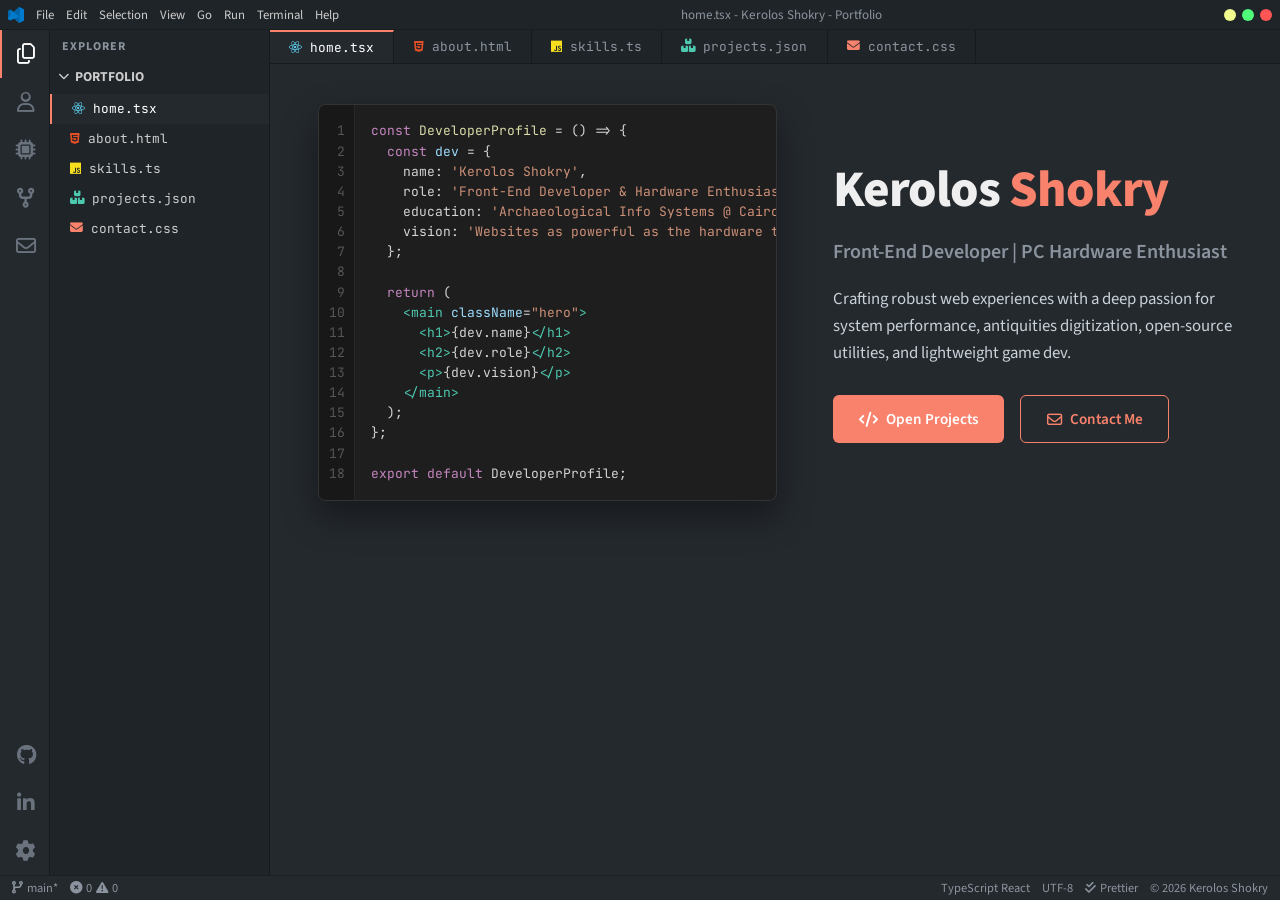
<file: index.html>
<!DOCTYPE html>
<html lang="en">
<head>
  <meta charset="utf-8">
  <meta name="viewport" content="width=device-width, initial-scale=1">
  <title>Kerolos Shokry | Portfolio</title>
  
  <link rel="icon" href="data:image/svg+xml,<svg xmlns='http://www.w3.org/2000/svg' viewBox='0 0 100 100'><rect width='100' height='100' rx='20' fill='%231f2428'/><text x='50%' y='55%' dominant-baseline='middle' text-anchor='middle' font-family='sans-serif' font-weight='bold' font-size='42' fill='%23f9826c'>KS</text></svg>">
  <link rel="stylesheet" href="https://cdnjs.cloudflare.com/ajax/libs/font-awesome/6.5.1/css/all.min.css">
  <link rel="stylesheet" href="https://fonts.googleapis.com/css2?family=JetBrains+Mono:wght@300;400;500;600&family=Source+Sans+Pro:wght@400;600;700&display=swap">
  <link rel="stylesheet" href="style.css">
</head>
<body>

  <!-- Titlebar -->
  <header class="titlebar">
    <div class="titlebar-left">
      <svg class="vscode-icon" viewBox="0 0 100 100" fill="none" xmlns="http://www.w3.org/2000/svg" aria-label="VS Code">
        <path d="M72.1 98.7L97.5 86.4C99.1 85.6 100 84 100 82.2V17.8C100 16 99.1 14.4 97.5 13.6L72.1 1.3C70.9 0.7 69.4 0.9 68.4 1.7L33.9 31.7L15.3 17.5C14.2 16.7 12.7 16.6 11.5 17.3L1.5 23.3C0.6 23.9 0 24.9 0 26V74C0 75.1 0.6 76.1 1.5 76.7L11.5 82.7C12.7 83.4 14.2 83.3 15.3 82.5L33.9 68.3L68.4 98.3C69.4 99.1 70.9 99.3 72.1 98.7Z" fill="#0065A9"/>
        <path d="M72.1 98.7L97.5 86.4C99.1 85.6 100 84 100 82.2V17.8C100 16 99.1 14.4 97.5 13.6L72.1 1.3C70.9 0.7 69.4 0.9 68.4 1.7L33.9 31.7L72.1 1.3V98.7Z" fill="#007ACC"/>
        <path d="M72.1 98.7L33.9 68.3L68.4 98.3C69.4 99.1 70.9 99.3 72.1 98.7Z" fill="#1F8AD2"/>
        <path d="M15.3 82.5L72.1 38.8V1.3L33.9 31.7L15.3 17.5C14.2 16.7 12.7 16.6 11.5 17.3L1.5 23.3C0.6 23.9 0 24.9 0 26V32.8L15.3 44.5V82.5Z" fill="#0065A9"/>
        <path d="M72.1 61.2L15.3 17.5V55.5L0 67.2V74C0 75.1 0.6 76.1 1.5 76.7L11.5 82.7C12.7 83.4 14.2 83.3 15.3 82.5L72.1 61.2Z" fill="#007ACC"/>
      </svg>
      <div class="titlebar-menu">
        <span>File</span><span>Edit</span><span>Selection</span><span>View</span><span>Go</span><span>Run</span><span>Terminal</span><span>Help</span>
      </div>
    </div>
    <div class="titlebar-center" id="window-title">home.tsx - Kerolos Shokry - Portfolio</div>
    <div class="titlebar-controls">
      <span class="ctrl ctrl-min"></span>
      <span class="ctrl ctrl-max"></span>
      <span class="ctrl ctrl-close"></span>
    </div>
  </header>

  <div class="layout-main">
    <!-- Activity Bar / Sidebar -->
    <aside class="sidebar">
      <div class="sidebar-top">
        <button type="button" class="sidebar-icon active" id="explorer-toggle-btn" onclick="toggleExplorer()" title="Toggle Explorer (Files)"><i class="fa-regular fa-copy"></i></button>
        <button type="button" class="sidebar-icon" onclick="switchTab('about')" title="About"><i class="fa-regular fa-user"></i></button>
        <button type="button" class="sidebar-icon" onclick="switchTab('skills')" title="Skills"><i class="fa-solid fa-microchip"></i></button>
        <button type="button" class="sidebar-icon" onclick="switchTab('projects')" title="Projects"><i class="fa-solid fa-code-fork"></i></button>
        <button type="button" class="sidebar-icon" onclick="switchTab('contact')" title="Contact"><i class="fa-regular fa-envelope"></i></button>
      </div>
      <div class="sidebar-bottom">
        <a href="https://github.com/KerolosShokry" target="_blank" rel="noopener noreferrer" class="sidebar-icon" title="GitHub"><i class="fa-brands fa-github"></i></a>
        <a href="https://www.linkedin.com/in/kerolos-shokry5" target="_blank" rel="noopener noreferrer" class="sidebar-icon" title="LinkedIn"><i class="fa-brands fa-linkedin-in"></i></a>
        <button type="button" class="sidebar-icon" title="Settings"><i class="fa-solid fa-gear"></i></button>
      </div>
    </aside>

    <!-- Overlay for mobile drawer -->
    <div class="explorer-overlay" id="explorer-overlay" onclick="toggleExplorer(false)"></div>

    <!-- Explorer Panel -->
    <nav class="explorer" id="explorer-panel">
      <div class="explorer-header-row">
        <span class="explorer-header">Explorer</span>
        <button type="button" class="explorer-close-mobile" onclick="toggleExplorer(false)" aria-label="Close Explorer">&times;</button>
      </div>
      <div class="explorer-folder">
        <i class="fa-solid fa-chevron-down folder-chevron"></i> PORTFOLIO
      </div>
      <div class="explorer-files">
        <div class="explorer-file active" data-file="home" onclick="switchTab('home')">
          <i class="fa-brands fa-react" style="color: #61dafb;"></i> <span>home.tsx</span>
        </div>
        <div class="explorer-file" data-file="about" onclick="switchTab('about')">
          <i class="fa-brands fa-html5" style="color: #e34f26;"></i> <span>about.html</span>
        </div>
        <div class="explorer-file" data-file="skills" onclick="switchTab('skills')">
          <i class="fa-brands fa-js" style="color: #f7df1e;"></i> <span>skills.ts</span>
        </div>
        <div class="explorer-file" data-file="projects" onclick="switchTab('projects')">
          <i class="fa-solid fa-boxes-stacked" style="color: #4ec9b0;"></i> <span>projects.json</span>
        </div>
        <div class="explorer-file" data-file="contact" onclick="switchTab('contact')">
          <i class="fa-solid fa-envelope" style="color: #f9826c;"></i> <span>contact.css</span>
        </div>
      </div>
    </nav>

    <!-- Workspace -->
    <div class="editor-container">
      <!-- Tabs Bar -->
      <div class="tabs-bar" id="tabs-bar">
        <div class="tab active" data-file="home" onclick="switchTab('home')">
          <i class="fa-brands fa-react" style="color: #61dafb;"></i> <span>home.tsx</span>
        </div>
        <div class="tab" data-file="about" onclick="switchTab('about')">
          <i class="fa-brands fa-html5" style="color: #e34f26;"></i> <span>about.html</span>
        </div>
        <div class="tab" data-file="skills" onclick="switchTab('skills')">
          <i class="fa-brands fa-js" style="color: #f7df1e;"></i> <span>skills.ts</span>
        </div>
        <div class="tab" data-file="projects" onclick="switchTab('projects')">
          <i class="fa-solid fa-boxes-stacked" style="color: #4ec9b0;"></i> <span>projects.json</span>
        </div>
        <div class="tab" data-file="contact" onclick="switchTab('contact')">
          <i class="fa-solid fa-envelope" style="color: #f9826c;"></i> <span>contact.css</span>
        </div>
      </div>

      <!-- Viewports -->
      <main class="content-viewport">
        
        <!-- PAGE 1: home.tsx -->
        <section class="tab-pane active" id="pane-home">
          <div class="hero-grid">
            <div class="code-window">
              <div class="line-numbers">
                1<br>2<br>3<br>4<br>5<br>6<br>7<br>8<br>9<br>10<br>11<br>12<br>13<br>14<br>15<br>16<br>17<br>18
              </div>
              <div class="code-body"><span class="c-kw">const</span> <span class="c-fn">DeveloperProfile</span> = () =&gt; {
  <span class="c-kw">const</span> <span class="c-var">dev</span> = {
    name: <span class="c-str">'Kerolos Shokry'</span>,
    role: <span class="c-str">'Front-End Developer & Hardware Enthusiast'</span>,
    education: <span class="c-str">'Archaeological Info Systems @ Cairo Univ'</span>,
    vision: <span class="c-str">'Websites as powerful as the hardware they run on'</span>
  };

  <span class="c-kw">return</span> (
    <span class="c-tag">&lt;main</span> <span class="c-var">className</span>=<span class="c-str">"hero"</span><span class="c-tag">&gt;</span>
      <span class="c-tag">&lt;h1&gt;</span>{dev.name}<span class="c-tag">&lt;/h1&gt;</span>
      <span class="c-tag">&lt;h2&gt;</span>{dev.role}<span class="c-tag">&lt;/h2&gt;</span>
      <span class="c-tag">&lt;p&gt;</span>{dev.vision}<span class="c-tag">&lt;/p&gt;</span>
    <span class="c-tag">&lt;/main&gt;</span>
  );
};

<span class="c-kw">export default</span> DeveloperProfile;</div>
            </div>

            <div class="dev-profile">
              <h1 class="dev-name">Kerolos <span>Shokry</span></h1>
              <div class="dev-role">Front-End Developer | PC Hardware Enthusiast</div>
              <p class="dev-bio">
                Crafting robust web experiences with a deep passion for system performance, antiquities digitization, open-source utilities, and lightweight game dev.
              </p>
              <div class="actions">
                <button type="button" class="btn btn-primary" onclick="switchTab('projects')">
                  <i class="fa-solid fa-code"></i> Open Projects
                </button>
                <button type="button" class="btn btn-outline" onclick="switchTab('contact')">
                  <i class="fa-regular fa-envelope"></i> Contact Me
                </button>
              </div>
            </div>
          </div>
        </section>

        <!-- PAGE 2: about.html -->
        <section class="tab-pane" id="pane-about">
          <h2 class="page-header"><span>&lt;section&gt;</span> About Me <span>&lt;/section&gt;</span></h2>
          <div class="contact-box">
            <h3 class="about-headline">Bridging Code, Performance & History</h3>
            <p class="about-lead">
              As a Front-end Developer with a deep background in PC Hardware, I have a unique perspective on building efficient systems. I strive to build websites that are as powerful as the hardware they run on.
            </p>
            <p class="about-subtext">
              Currently studying in the Archaeological Information Systems Department at the Faculty of Archaeology, Cairo University, combining modern digital web standards with the cultural heritage domain.
            </p>
          </div>
        </section>

        <!-- PAGE 3: skills.ts -->
        <section class="tab-pane" id="pane-skills">
          <h2 class="page-header"><span>export const</span> TechnicalSkills <span>= [ ]</span></h2>
          <div class="skills-grid">
            <div class="skill-card">
              <div class="skill-icon"><i class="fa-solid fa-wrench" style="color: #e6b450;"></i></div>
              <div class="skill-info">
                <h4>PC Hardware</h4>
                <p>Building, Diagnostics & Optimization</p>
              </div>
            </div>
            <div class="skill-card">
              <div class="skill-icon"><i class="fa-brands fa-html5" style="color: #e34f26;"></i></div>
              <div class="skill-info">
                <h4>HTML5</h4>
                <p>Semantic Structure & Modern Markup</p>
              </div>
            </div>
            <div class="skill-card">
              <div class="skill-icon"><i class="fa-brands fa-css3-alt" style="color: #264de4;"></i></div>
              <div class="skill-info">
                <h4>CSS3</h4>
                <p>Flexbox, Grid & Responsive UI</p>
              </div>
            </div>
            <div class="skill-card">
              <div class="skill-icon"><i class="fa-brands fa-js" style="color: #f7df1e;"></i></div>
              <div class="skill-info">
                <h4>JavaScript</h4>
                <p>DOM Manipulation & Logic</p>
              </div>
            </div>
            <div class="skill-card">
              <div class="skill-icon"><i class="fa-brands fa-python" style="color: #3776ab;"></i></div>
              <div class="skill-info">
                <h4>Python</h4>
                <p>Fundamentals & Scripting</p>
              </div>
            </div>
            <div class="skill-card">
              <div class="skill-icon"><i class="fa-solid fa-code" style="color: #61dafb;"></i></div>
              <div class="skill-info">
                <h4>C++</h4>
                <p>Object-Oriented Fundamentals</p>
              </div>
            </div>
          </div>
        </section>

        <!-- PAGE 4: projects.json -->
        <section class="tab-pane" id="pane-projects">
          <h2 class="page-header"><span>{</span> "featuredProjects": [ ] <span>}</span></h2>
          <div class="projects-grid">
            
            <!-- Heritage Hub -->
            <article class="project-card">
              <div class="project-card-top">
                <h3>Heritage Hub <span class="project-tag">Web App</span></h3>
                <p>A platform that brings together famous historical sites in one place, helping users explore Egyptian heritage locations and tickets.</p>
              </div>
              <div class="project-links">
                <a href="https://github.com/KerolosShokry/Heritage-Hub" target="_blank" rel="noopener noreferrer" class="project-link"><i class="fa-brands fa-github"></i> GitHub</a>
                <a href="https://heritage-hub-eg.vercel.app/" target="_blank" rel="noopener noreferrer" class="project-link"><i class="fa-solid fa-arrow-up-right-from-square"></i> Visit Website</a>
              </div>
            </article>

            <!-- UNCRACKED -->
            <article class="project-card">
              <div class="project-card-top">
                <h3>UNCRACKED <span class="project-tag">Web App</span></h3>
                <p>Web application that recommends legal, safe, and open-source alternatives to proprietary software packages.</p>
              </div>
              <div class="project-links">
                <a href="https://github.com/KerolosShokry/UNCRACKED" target="_blank" rel="noopener noreferrer" class="project-link"><i class="fa-brands fa-github"></i> GitHub</a>
                <a href="https://uncracked.vercel.app/" target="_blank" rel="noopener noreferrer" class="project-link"><i class="fa-solid fa-arrow-up-right-from-square"></i> Visit Website</a>
              </div>
            </article>

            <!-- The Lost Archive -->
            <article class="project-card">
              <div class="project-card-top">
                <h3>The Lost Archive <span class="project-tag">Archive</span></h3>
                <p>The Lost Archive: Egypt's Ruined Records — uncovering, documenting, and digitizing historical remnants and heritage files.</p>
              </div>
              <div class="project-links">
                <a href="https://github.com/KerolosShokry/The-Lost-Archive" target="_blank" rel="noopener noreferrer" class="project-link"><i class="fa-brands fa-github"></i> GitHub</a>
                <a href="https://the-lost-archive-eg.vercel.app/" target="_blank" rel="noopener noreferrer" class="project-link"><i class="fa-solid fa-arrow-up-right-from-square"></i> Visit Website</a>
              </div>
            </article>

            <!-- OVERDOSE STORE -->
            <article class="project-card">
              <div class="project-card-top">
                <h3>OVERDOSE STORE <span class="project-tag">E-Commerce</span></h3>
                <p>Dedicated computer hardware and gaming gear platform showcasing components, technical specs, and accessories.</p>
              </div>
              <div class="project-links">
                <a href="https://github.com/KerolosShokry/OVERDOSE-STORE" target="_blank" rel="noopener noreferrer" class="project-link"><i class="fa-brands fa-github"></i> GitHub</a>
                <a href="https://overdose-hardware.vercel.app/" target="_blank" rel="noopener noreferrer" class="project-link"><i class="fa-solid fa-arrow-up-right-from-square"></i> Visit Website</a>
              </div>
            </article>

            <!-- Despresso Tech -->
            <article class="project-card">
              <div class="project-card-top">
                <h3>Despresso Tech <span class="project-tag">Diagnostics</span></h3>
                <p>Professional PC building, hardware compatibility checks, and diagnostic portal designed for custom rigs and power users.</p>
              </div>
              <div class="project-links">
                <a href="https://github.com/KerolosShokry/DespressoTech" target="_blank" rel="noopener noreferrer" class="project-link"><i class="fa-brands fa-github"></i> GitHub</a>
                <a href="https://despresso-tech.vercel.app/" target="_blank" rel="noopener noreferrer" class="project-link"><i class="fa-solid fa-arrow-up-right-from-square"></i> Visit Website</a>
              </div>
            </article>

            <!-- DESPRESSO STUDIO -->
            <article class="project-card">
              <div class="project-card-top">
                <h3>DESPRESSO STUDIO <span class="project-tag">Game Studio</span></h3>
                <p>Showcase hub for indie games, interactive experiments, and desktop entertainment creations.</p>
              </div>
              <div class="project-links">
                <a href="https://github.com/KerolosShokry/DESPRSSO-STUDIO" target="_blank" rel="noopener noreferrer" class="project-link"><i class="fa-brands fa-github"></i> GitHub</a>
                <a href="https://despresso-games.vercel.app/" target="_blank" rel="noopener noreferrer" class="project-link"><i class="fa-solid fa-arrow-up-right-from-square"></i> Visit Website</a>
              </div>
            </article>

            <!-- Tablia -->
            <article class="project-card">
              <div class="project-card-top">
                <h3>Tablia. <span class="project-tag">Frontend UI</span></h3>
                <p>Tablia 🍽️ - An authentic Egyptian fine dining experience web showcase crafted with responsive visual aesthetics.</p>
              </div>
              <div class="project-links">
                <a href="https://github.com/KerolosShokry/TABLIA." target="_blank" rel="noopener noreferrer" class="project-link"><i class="fa-brands fa-github"></i> GitHub</a>
                <a href="https://tablia-flame.vercel.app/" target="_blank" rel="noopener noreferrer" class="project-link"><i class="fa-solid fa-arrow-up-right-from-square"></i> Visit Website</a>
              </div>
            </article>

            <!-- Tic Tac Toe Game -->
            <article class="project-card">
              <div class="project-card-top">
                <h3>Tic Tac Toe Game <span class="project-tag">Game</span></h3>
                <p>Interactive 2D game built using Godot Engine with customizable rules, turns, and real-time game status tracking.</p>
              </div>
              <div class="project-links">
                <a href="https://github.com/KerolosShokry/Tic-Tac-Toe-Game" target="_blank" rel="noopener noreferrer" class="project-link"><i class="fa-brands fa-github"></i> GitHub</a>
                <a href="https://despresso-studio.itch.io/tic-tac-toe-game" target="_blank" rel="noopener noreferrer" class="project-link"><i class="fa-solid fa-arrow-up-right-from-square"></i> Play on Itch.io</a>
              </div>
            </article>

            <!-- The Guessing Game -->
            <article class="project-card">
              <div class="project-card-top">
                <h3>The Guessing Game <span class="project-tag">JavaScript</span></h3>
                <p>A logic-based interactive game developed with JavaScript challenging players to find secret numbers with live feedback.</p>
              </div>
              <div class="project-links">
                <a href="https://github.com/KerolosShokry/Guess-Game" target="_blank" rel="noopener noreferrer" class="project-link"><i class="fa-brands fa-github"></i> GitHub</a>
                <a href="https://guess-game-woad.vercel.app/" target="_blank" rel="noopener noreferrer" class="project-link"><i class="fa-solid fa-arrow-up-right-from-square"></i> Visit Website</a>
              </div>
            </article>

            <!-- Tricky Bird -->
            <article class="project-card">
              <div class="project-card-top">
                <h3>Tricky Bird <span class="project-tag">Lua / Love2D</span></h3>
                <p>Fast-paced 2D arcade bird navigation game implementing procedural obstacles, collision physics, and scoring logic.</p>
              </div>
              <div class="project-links">
                <a href="https://github.com/KerolosShokry/Tricky-Bird" target="_blank" rel="noopener noreferrer" class="project-link"><i class="fa-brands fa-github"></i> GitHub</a>
                <span class="project-link disabled"><i class="fa-solid fa-gamepad"></i> Source Available</span>
              </div>
            </article>

            <!-- Pong Game -->
            <article class="project-card">
              <div class="project-card-top">
                <h3>Pong Game <span class="project-tag">Lua / Love2D</span></h3>
                <p>Classic retro Pong arcade implementation recreating paddle mechanics, collision detection, and AI opponent behavior.</p>
              </div>
              <div class="project-links">
                <a href="https://github.com/KerolosShokry/PongGame" target="_blank" rel="noopener noreferrer" class="project-link"><i class="fa-brands fa-github"></i> GitHub</a>
                <span class="project-link disabled"><i class="fa-solid fa-gamepad"></i> Source Available</span>
              </div>
            </article>

          </div>
        </section>

        <!-- PAGE 5: contact.css -->
        <section class="tab-pane" id="pane-contact">
          <h2 class="page-header"><span>.contact-channels</span> { connect: immediate; }</h2>
          <div class="contact-box">
            <div>
              <h3 class="about-headline">Let's get in touch!</h3>
              <p style="color: #8b949e; font-size: 1rem;">Feel free to reach out for collaborations, front-end projects, or hardware consultations.</p>
            </div>

            <div class="contact-grid">
              <!-- Email -->
              <a href="mailto:Kirollosshukri@gmail.com" class="contact-channel">
                <div class="contact-channel-icon"><i class="fa-regular fa-envelope" style="color: var(--accent-color);"></i></div>
                <div class="contact-channel-info">
                  <span class="contact-channel-name">Email</span>
                  <span class="contact-channel-val">Kirollosshukri@gmail.com</span>
                </div>
              </a>

              <!-- LinkedIn -->
              <a href="https://www.linkedin.com/in/kerolos-shokry5" target="_blank" rel="noopener noreferrer" class="contact-channel">
                <div class="contact-channel-icon"><i class="fa-brands fa-linkedin-in" style="color: #0077b5;"></i></div>
                <div class="contact-channel-info">
                  <span class="contact-channel-name">LinkedIn</span>
                  <span class="contact-channel-val">kerolos-shokry5</span>
                </div>
              </a>

              <!-- GitHub -->
              <a href="https://github.com/KerolosShokry" target="_blank" rel="noopener noreferrer" class="contact-channel">
                <div class="contact-channel-icon"><i class="fa-brands fa-github" style="color: #fff;"></i></div>
                <div class="contact-channel-info">
                  <span class="contact-channel-name">GitHub</span>
                  <span class="contact-channel-val">KerolosShokry</span>
                </div>
              </a>

              <!-- Instagram -->
              <a href="https://www.instagram.com/kerolosshukri" target="_blank" rel="noopener noreferrer" class="contact-channel">
                <div class="contact-channel-icon"><i class="fa-brands fa-instagram" style="color: #e1306c;"></i></div>
                <div class="contact-channel-info">
                  <span class="contact-channel-name">Instagram</span>
                  <span class="contact-channel-val">@kerolosshukri</span>
                </div>
              </a>

              <!-- Facebook -->
              <a href="https://www.facebook.com/kerolos.shukry.2025/" target="_blank" rel="noopener noreferrer" class="contact-channel">
                <div class="contact-channel-icon"><i class="fa-brands fa-facebook-f" style="color: #1877f2;"></i></div>
                <div class="contact-channel-info">
                  <span class="contact-channel-name">Facebook</span>
                  <span class="contact-channel-val">kerolos.shukry.2025</span>
                </div>
              </a>
            </div>
          </div>
        </section>

      </main>
    </div>
  </div>

  <!-- Bottombar -->
  <footer class="bottombar">
    <div class="bottombar-left">
      <div class="bottombar-item"><i class="fa-solid fa-code-branch"></i> <span>main*</span></div>
      <div class="bottombar-item"><i class="fa-solid fa-circle-xmark"></i> 0 <i class="fa-solid fa-triangle-exclamation"></i> 0</div>
    </div>
    <div class="bottombar-right">
      <div class="bottombar-item" id="file-language">TypeScript React</div>
      <div class="bottombar-item hide-on-mobile">UTF-8</div>
      <div class="bottombar-item hide-on-mobile"><i class="fa-solid fa-check-double"></i> Prettier</div>
      <div class="bottombar-item">© 2026 Kerolos Shokry</div>
    </div>
  </footer>

  <script src="script.js"></script>
</body>
</html>
</file>
<file: style.css>
*, *:after, *:before {
  margin: 0;
  padding: 0;
  box-sizing: border-box;
}

:root {
  --main-bg: #24292e;
  --text-color: #efefef;
  --accent-color: #f9826c;
  --titlebar-bg: #1f2428;
  --sidebar-bg: #24292e;
  --sidebar-hover-bg: #1f2428;
  --explorer-bg: #1f2428;
  --explorer-hover-bg: #24292e;
  --explorer-border: #161a1d;
  --tabs-bg: #1f2428;
  --tab-bg: #1f2428;
  --tab-active-bg: #24292e;
  --bottombar-bg: #24292e;
  --bottombar-border: #1b1f23;
  --card-bg: #1e2227;
  --border-color: #30363d;
}

body, html {
  height: 100%;
  width: 100%;
  background: var(--main-bg);
  color: var(--text-color);
  font-family: 'Source Sans Pro', sans-serif;
  overflow: hidden;
}

a {
  text-decoration: none;
  color: inherit;
}

button {
  background: none;
  border: none;
  font: inherit;
  color: inherit;
  cursor: pointer;
}

/* Titlebar */
.titlebar {
  background: var(--titlebar-bg);
  height: 30px;
  padding: 0 0.5rem;
  display: flex;
  align-items: center;
  justify-content: space-between;
  font-size: 0.85rem;
  border-bottom: 1px solid #191d20;
  user-select: none;
  position: relative;
  z-index: 10;
}

.titlebar-left {
  display: flex;
  align-items: center;
  gap: 0.75rem;
  min-width: 0;
}

.vscode-icon {
  width: 16px;
  height: 16px;
  flex-shrink: 0;
}

.titlebar-menu {
  display: flex;
  gap: 0.75rem;
  font-size: 0.8rem;
  color: #ccc;
}

.titlebar-menu span:hover {
  color: #fff;
}

.titlebar-center {
  font-size: 0.82rem;
  color: #8b949e;
  white-space: nowrap;
  overflow: hidden;
  text-overflow: ellipsis;
  padding: 0 0.5rem;
  text-align: center;
  flex: 1;
}

.titlebar-controls {
  display: flex;
  gap: 6px;
  flex-shrink: 0;
}

.ctrl {
  width: 12px;
  height: 12px;
  border-radius: 50%;
  display: inline-block;
}

.ctrl-min { background: #f1fa8c; }
.ctrl-max { background: #50fa7b; }
.ctrl-close { background: #ff5555; }

/* Main Container */
.layout-main {
  display: flex;
  height: calc(100% - 55px);
  width: 100%;
  position: relative;
  overflow: hidden;
}

/* Sidebar */
.sidebar {
  background: var(--sidebar-bg);
  width: 50px;
  display: flex;
  flex-direction: column;
  justify-content: space-between;
  border-right: 1px solid var(--explorer-border);
  flex-shrink: 0;
  z-index: 5;
}

.sidebar-top, .sidebar-bottom {
  display: flex;
  flex-direction: column;
}

.sidebar-icon {
  width: 50px;
  height: 48px;
  display: flex;
  align-items: center;
  justify-content: center;
  color: #6a737d;
  font-size: 1.25rem;
  transition: color 0.2s, background 0.2s;
  border-left: 2px solid transparent;
}

.sidebar-icon:hover {
  color: #fff;
  background: var(--sidebar-hover-bg);
}

.sidebar-icon.active {
  color: #fff;
  border-left: 2px solid var(--accent-color);
}

/* Explorer Panel */
.explorer {
  background: var(--explorer-bg);
  width: 220px;
  border-right: 1px solid var(--explorer-border);
  font-size: 0.85rem;
  flex-shrink: 0;
  display: flex;
  flex-direction: column;
  user-select: none;
  transition: transform 0.25s ease;
  z-index: 4;
}

.explorer-header-row {
  display: flex;
  align-items: center;
  justify-content: space-between;
  padding: 0.5rem 0.75rem;
}

.explorer-header {
  text-transform: uppercase;
  font-size: 0.75rem;
  letter-spacing: 1px;
  color: #8b949e;
  font-weight: 700;
}

.explorer-close-mobile {
  display: none;
  font-size: 1.2rem;
  line-height: 1;
  color: #8b949e;
  padding: 0 4px;
}

.explorer-folder {
  padding: 0.25rem 0.5rem;
  font-weight: 700;
  display: flex;
  align-items: center;
  gap: 6px;
  cursor: pointer;
  color: #ccc;
}

.folder-chevron {
  font-size: 0.7rem;
}

.explorer-files {
  padding: 0.25rem 0;
}

.explorer-file {
  padding: 0.4rem 1.25rem;
  display: flex;
  align-items: center;
  gap: 8px;
  color: #ccc;
  cursor: pointer;
  font-family: 'JetBrains Mono', monospace;
  font-size: 0.8rem;
  transition: background 0.15s, color 0.15s;
}

.explorer-file:hover {
  background: var(--explorer-hover-bg);
  color: #fff;
}

.explorer-file.active {
  background: var(--main-bg);
  color: #fff;
  border-left: 2px solid var(--accent-color);
}

/* Explorer Mobile Overlay */
.explorer-overlay {
  display: none;
  position: absolute;
  top: 0;
  left: 0;
  width: 100%;
  height: 100%;
  background: rgba(0, 0, 0, 0.5);
  backdrop-filter: blur(2px);
  z-index: 3;
}

/* Editor Tabs */
.editor-container {
  flex: 1;
  display: flex;
  flex-direction: column;
  overflow: hidden;
  background: var(--main-bg);
  min-width: 0;
}

.tabs-bar {
  display: flex;
  background: var(--tabs-bg);
  border-bottom: 1px solid #161a1d;
  overflow-x: auto;
  scrollbar-width: none;
  -webkit-overflow-scrolling: touch;
}

.tabs-bar::-webkit-scrollbar {
  display: none;
}

.tab {
  padding: 0.45rem 1.2rem;
  background: var(--tab-bg);
  color: #8b949e;
  display: flex;
  align-items: center;
  gap: 8px;
  font-family: 'JetBrains Mono', monospace;
  font-size: 0.8rem;
  border-right: 1px solid #161a1d;
  cursor: pointer;
  user-select: none;
  white-space: nowrap;
  flex-shrink: 0;
  transition: background 0.15s, color 0.15s;
}

.tab:hover {
  background: #22262a;
  color: #ddd;
}

.tab.active {
  background: var(--tab-active-bg);
  color: #fff;
  border-top: 2px solid var(--accent-color);
}

/* Content Viewport */
.content-viewport {
  flex: 1;
  overflow-y: auto;
  overflow-x: hidden;
  padding: 2.5rem 3rem;
  position: relative;
  -webkit-overflow-scrolling: touch;
}

.tab-pane {
  display: none;
  max-width: 1200px;
  margin: 0 auto;
  animation: fadeIn 0.15s ease-in-out;
}

.tab-pane.active {
  display: block;
}

@keyframes fadeIn {
  from { opacity: 0; transform: translateY(4px); }
  to { opacity: 1; transform: translateY(0); }
}

/* Hero Section */
.hero-grid {
  display: grid;
  grid-template-columns: 1.15fr 1fr;
  gap: 3.5rem;
  align-items: center;
}

.code-window {
  background: #1e1e1e;
  border: 1px solid #333;
  border-radius: 8px;
  box-shadow: 0 15px 35px rgba(0,0,0,0.4);
  display: flex;
  overflow: hidden;
  font-family: 'JetBrains Mono', monospace;
  font-size: 13px;
  line-height: 1.55;
  width: 100%;
}

.line-numbers {
  padding: 1rem 0.6rem;
  background: #181818;
  color: #555;
  text-align: right;
  user-select: none;
  border-right: 1px solid #282828;
  flex-shrink: 0;
}

.code-body {
  padding: 1rem;
  color: #d4d4d4;
  overflow-x: auto;
  white-space: pre;
  flex: 1;
  -webkit-overflow-scrolling: touch;
}

.c-kw { color: #c586c0; }
.c-var { color: #9cdcfe; }
.c-str { color: #ce9178; }
.c-fn { color: #dcdcaa; }
.c-tag { color: #4ec9b0; }

.dev-profile {
  display: flex;
  flex-direction: column;
  gap: 1.25rem;
}

.dev-name {
  font-size: 3.2rem;
  font-weight: 800;
  line-height: 1.1;
  letter-spacing: -0.02em;
}

.dev-name span {
  color: var(--accent-color);
}

.dev-role {
  font-size: 1.25rem;
  color: #8b949e;
  font-weight: 600;
}

.dev-bio {
  color: #c9d1d9;
  font-size: 1.05rem;
  line-height: 1.6;
}

.actions {
  display: flex;
  flex-wrap: wrap;
  gap: 1rem;
  margin-top: 0.5rem;
}

.btn {
  padding: 0.75rem 1.6rem;
  border-radius: 6px;
  font-weight: 600;
  font-size: 0.95rem;
  display: inline-flex;
  align-items: center;
  justify-content: center;
  gap: 8px;
  transition: all 0.2s ease;
  min-height: 44px;
}

.btn-primary {
  background: var(--accent-color);
  color: #fff;
}

.btn-primary:hover {
  box-shadow: 0 4px 15px rgba(249, 130, 108, 0.4);
  transform: translateY(-2px);
}

.btn-outline {
  border: 1.5px solid var(--accent-color);
  color: var(--accent-color);
  background: transparent;
}

.btn-outline:hover {
  background: rgba(249, 130, 108, 0.1);
  transform: translateY(-2px);
}

.page-header {
  font-family: 'JetBrains Mono', monospace;
  font-size: 1.6rem;
  color: #fff;
  display: flex;
  align-items: center;
  gap: 0.5rem;
  margin-bottom: 2rem;
  border-bottom: 1px solid var(--border-color);
  padding-bottom: 0.6rem;
  word-break: break-word;
}

.page-header span {
  color: var(--accent-color);
}

/* About Section Typo */
.about-headline {
  color: #fff;
  font-size: 1.4rem;
  margin-bottom: 0.5rem;
}

.about-lead {
  color: #c9d1d9;
  font-size: 1.1rem;
  line-height: 1.8;
  margin-bottom: 0.75rem;
}

.about-subtext {
  color: #8b949e;
  font-size: 1rem;
  line-height: 1.7;
}

/* Skills Badges */
.skills-grid {
  display: grid;
  grid-template-columns: repeat(auto-fill, minmax(260px, 1fr));
  gap: 1.25rem;
}

.skill-card {
  background: var(--card-bg);
  border: 1px solid var(--border-color);
  border-radius: 8px;
  padding: 1.25rem;
  display: flex;
  align-items: center;
  gap: 15px;
  transition: border-color 0.2s, transform 0.2s;
}

.skill-card:hover {
  border-color: var(--accent-color);
  transform: translateY(-2px);
}

.skill-icon {
  font-size: 1.8rem;
  width: 40px;
  text-align: center;
  flex-shrink: 0;
}

.skill-info h4 {
  font-size: 1rem;
  color: #fff;
  margin-bottom: 4px;
}

.skill-info p {
  font-size: 0.8rem;
  color: #8b949e;
  font-family: 'JetBrains Mono', monospace;
}

/* Projects Grid */
.projects-grid {
  display: grid;
  grid-template-columns: repeat(auto-fill, minmax(320px, 1fr));
  gap: 1.5rem;
}

.project-card {
  background: var(--card-bg);
  border: 1px solid var(--border-color);
  border-radius: 8px;
  padding: 1.5rem;
  display: flex;
  flex-direction: column;
  justify-content: space-between;
  gap: 1.2rem;
  transition: transform 0.2s, border-color 0.2s;
}

.project-card:hover {
  transform: translateY(-4px);
  border-color: var(--accent-color);
}

.project-card h3 {
  font-size: 1.2rem;
  color: #fff;
  display: flex;
  align-items: center;
  justify-content: space-between;
  gap: 8px;
  flex-wrap: wrap;
}

.project-tag {
  font-size: 0.7rem;
  font-family: 'JetBrains Mono', monospace;
  padding: 2px 8px;
  border-radius: 4px;
  background: rgba(249, 130, 108, 0.15);
  color: var(--accent-color);
  border: 1px solid rgba(249, 130, 108, 0.3);
}

.project-card p {
  color: #8b949e;
  font-size: 0.95rem;
  line-height: 1.5;
}

.project-links {
  display: flex;
  gap: 1.25rem;
  font-family: 'JetBrains Mono', monospace;
  font-size: 0.85rem;
  border-top: 1px solid rgba(255,255,255,0.05);
  padding-top: 0.8rem;
  flex-wrap: wrap;
}

.project-link {
  display: inline-flex;
  align-items: center;
  gap: 6px;
  color: var(--accent-color);
  font-weight: 500;
  min-height: 30px;
}

.project-link:hover {
  text-decoration: underline;
}

.project-link.disabled {
  color: #6a737d;
  cursor: not-allowed;
  text-decoration: none;
}

/* Contact Details */
.contact-box {
  background: var(--card-bg);
  border: 1px solid var(--border-color);
  border-radius: 8px;
  padding: 2.5rem;
  display: flex;
  flex-direction: column;
  gap: 1.75rem;
}

.contact-grid {
  display: grid;
  grid-template-columns: repeat(auto-fill, minmax(280px, 1fr));
  gap: 1.2rem;
  margin-top: 0.5rem;
}

.contact-channel {
  background: #181b1f;
  border: 1px solid var(--border-color);
  border-radius: 6px;
  padding: 1rem 1.25rem;
  display: flex;
  align-items: center;
  gap: 15px;
  transition: all 0.2s ease;
  min-height: 60px;
}

.contact-channel:hover {
  border-color: var(--accent-color);
  transform: translateX(4px);
  background: #20242a;
}

.contact-channel-icon {
  font-size: 1.6rem;
  width: 32px;
  text-align: center;
  flex-shrink: 0;
}

.contact-channel-info {
  display: flex;
  flex-direction: column;
  min-width: 0;
}

.contact-channel-name {
  font-size: 0.8rem;
  color: #8b949e;
  font-family: 'JetBrains Mono', monospace;
  text-transform: uppercase;
}

.contact-channel-val {
  font-size: 0.95rem;
  color: #e6edf3;
  font-weight: 600;
  word-break: break-all;
}

/* Bottombar */
.bottombar {
  height: 25px;
  background: var(--bottombar-bg);
  border-top: 1px solid var(--bottombar-border);
  display: flex;
  align-items: center;
  justify-content: space-between;
  padding: 0 0.75rem;
  font-size: 0.78rem;
  color: #8b949e;
  user-select: none;
}

.bottombar-left, .bottombar-right {
  display: flex;
  align-items: center;
  gap: 0.75rem;
}

.bottombar-item {
  display: flex;
  align-items: center;
  gap: 4px;
}

/* RESPONSIVE MEDIA QUERIES */

/* Tablets & Small Laptops (max-width: 1024px) */
@media (max-width: 1024px) {
  .hero-grid {
    grid-template-columns: 1fr;
    gap: 2.5rem;
  }
  .content-viewport {
    padding: 2rem;
  }
}

/* Tablets (max-width: 768px) */
@media (max-width: 768px) {
  .titlebar-menu {
    display: none;
  }

  .titlebar-center {
    text-align: left;
  }

  /* Explorer transformed into collapsible Drawer */
  .explorer {
    position: absolute;
    top: 0;
    left: 50px;
    height: 100%;
    width: 220px;
    box-shadow: 10px 0 25px rgba(0,0,0,0.5);
    transform: translateX(-100%);
    opacity: 0;
    pointer-events: none;
  }

  .explorer.open {
    transform: translateX(0);
    opacity: 1;
    pointer-events: auto;
  }

  .explorer-overlay.active {
    display: block;
  }

  .explorer-close-mobile {
    display: block;
  }

  .content-viewport {
    padding: 1.5rem 1.25rem;
  }

  .dev-name {
    font-size: 2.5rem;
  }

  .dev-role {
    font-size: 1.1rem;
  }

  .contact-box {
    padding: 1.5rem;
  }

  .hide-on-mobile {
    display: none;
  }
}

/* Mobile Phones (max-width: 480px) */
@media (max-width: 480px) {
  .layout-main {
    height: calc(100% - 50px);
  }

  .titlebar {
    height: 28px;
    font-size: 0.78rem;
  }

  .sidebar {
    width: 42px;
  }

  .sidebar-icon {
    width: 42px;
    height: 42px;
    font-size: 1.1rem;
  }

  .explorer {
    left: 42px;
    width: calc(100% - 42px);
    max-width: 260px;
  }

  .tab {
    padding: 0.4rem 0.9rem;
    font-size: 0.75rem;
    gap: 6px;
  }

  .content-viewport {
    padding: 1.25rem 0.85rem;
  }

  .hero-grid {
    gap: 1.5rem;
  }

  .code-window {
    font-size: 11.5px;
  }

  .line-numbers {
    padding: 0.75rem 0.4rem;
  }

  .code-body {
    padding: 0.75rem;
  }

  .dev-name {
    font-size: 2.1rem;
  }

  .dev-role {
    font-size: 0.95rem;
  }

  .dev-bio {
    font-size: 0.92rem;
  }

  .actions {
    flex-direction: column;
    width: 100%;
  }

  .btn {
    width: 100%;
  }

  .page-header {
    font-size: 1.25rem;
    margin-bottom: 1.25rem;
  }

  .skills-grid {
    grid-template-columns: 1fr;
    gap: 0.75rem;
  }

  .skill-card {
    padding: 0.9rem 1rem;
  }

  .projects-grid {
    grid-template-columns: 1fr;
    gap: 1rem;
  }

  .project-card {
    padding: 1.2rem;
  }

  .contact-box {
    padding: 1.25rem 1rem;
  }

  .contact-grid {
    grid-template-columns: 1fr;
    gap: 0.85rem;
  }

  .contact-channel {
    padding: 0.85rem 1rem;
  }

  .bottombar {
    height: 22px;
    font-size: 0.7rem;
    padding: 0 0.5rem;
  }
}
</file>
